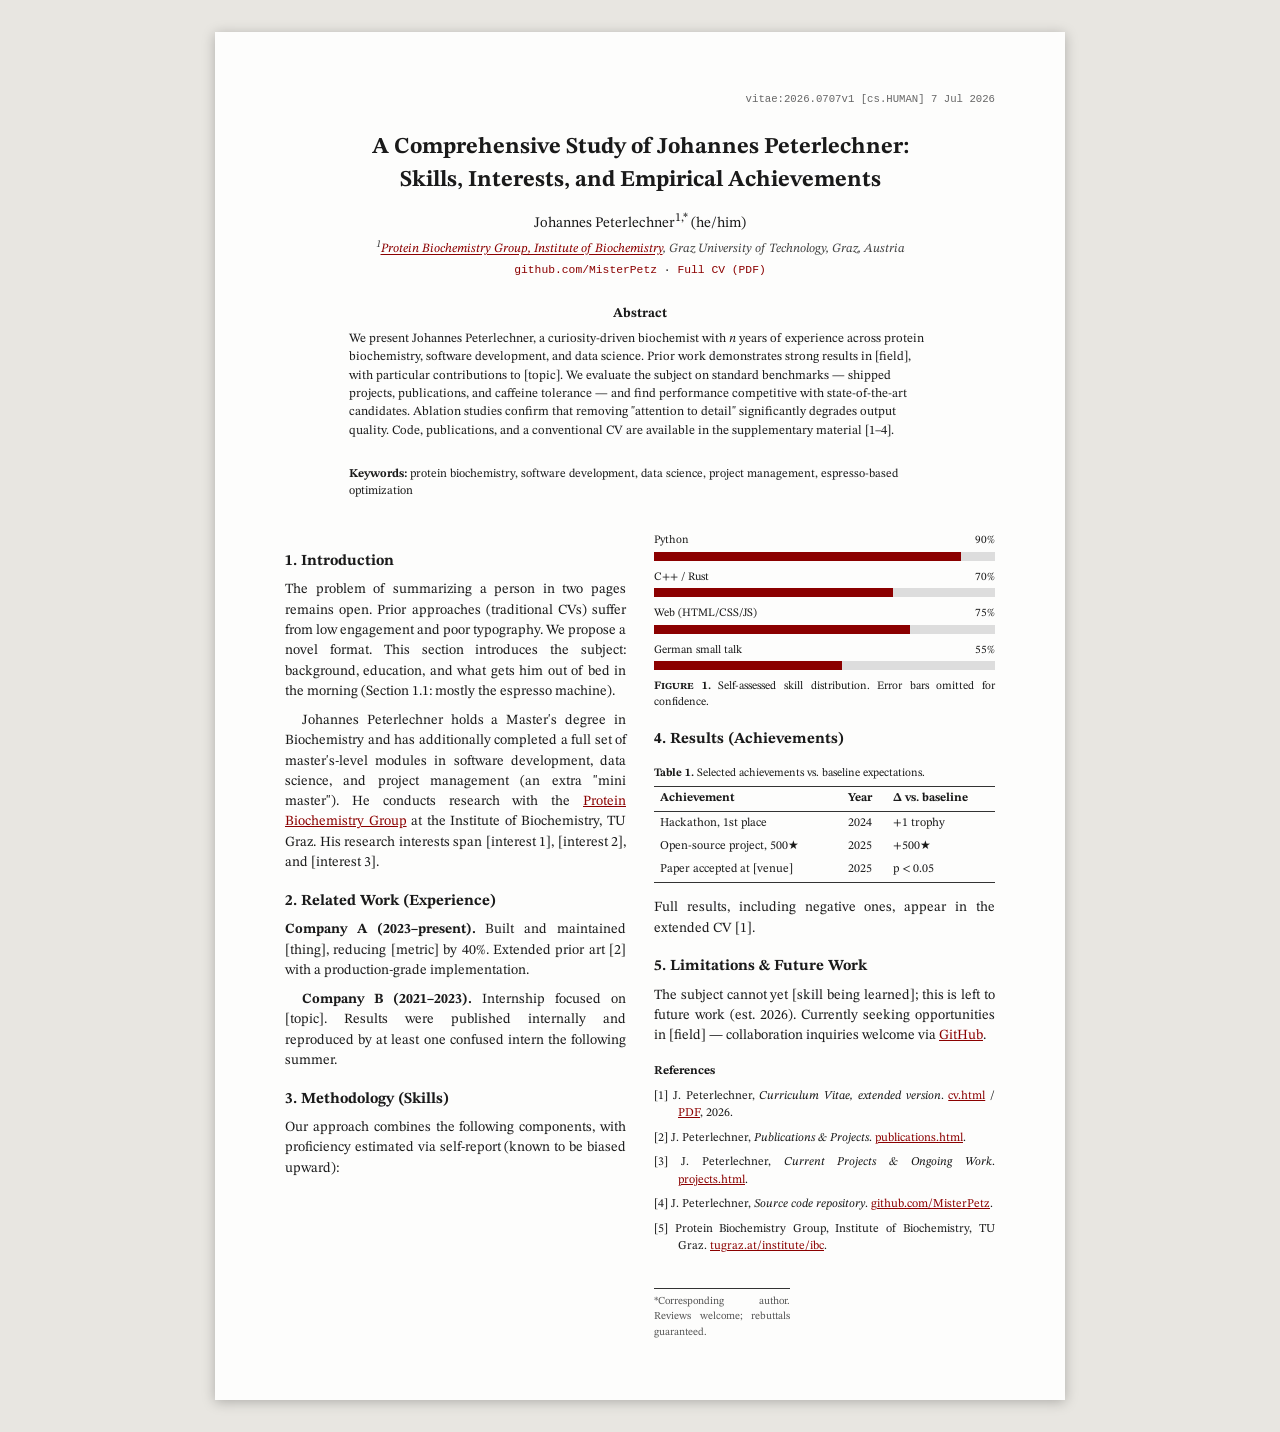
<file: index.html>
<!DOCTYPE html>
<html lang="en">
<head>
<meta charset="UTF-8">
<meta name="viewport" content="width=device-width, initial-scale=1.0">
<title>A Comprehensive Study of J. Peterlechner — Curriculum Vitae</title>
<link rel="preconnect" href="https://fonts.googleapis.com">
<link href="https://fonts.googleapis.com/css2?family=STIX+Two+Text:ital,wght@0,400;0,600;0,700;1,400&display=swap" rel="stylesheet">
<link rel="stylesheet" href="style.css">
</head>
<body>
<div class="paper">

  <div class="arxiv-tag">vitae:2026.0707v1 [cs.HUMAN] 7 Jul 2026</div>

  <h1 class="title">A Comprehensive Study of Johannes Peterlechner:<br>Skills, Interests, and Empirical Achievements</h1>

  <div class="authors">Johannes Peterlechner<sup>1,*</sup> (he/him)</div>
  <div class="affil"><sup>1</sup><a href="https://www.tugraz.at/institute/ibc/research/research-groups/protein-biochemistry">Protein Biochemistry Group, Institute of Biochemistry</a>, Graz University of Technology, Graz, Austria</div>
  <div class="contact">
    <a href="https://github.com/MisterPetz">github.com/MisterPetz</a> ·
    <a href="cv.html">Full CV (PDF)</a>
  </div>

  <div class="abstract">
    <div class="label">Abstract</div>
    <p>We present Johannes Peterlechner, a curiosity-driven biochemist with <i>n</i> years of experience across protein biochemistry, software development, and data science. Prior work demonstrates strong results in [field], with particular contributions to [topic]. We evaluate the subject on standard benchmarks — shipped projects, publications, and caffeine tolerance — and find performance competitive with state-of-the-art candidates. Ablation studies confirm that removing "attention to detail" significantly degrades output quality. Code, publications, and a conventional CV are available in the supplementary material [1–4].</p>
  </div>

  <div class="keywords"><b>Keywords:</b> protein biochemistry, software development, data science, project management, espresso-based optimization</div>

  <div class="body-cols">

    <h2>1. Introduction</h2>
    <p class="noindent">The problem of summarizing a person in two pages remains open. Prior approaches (traditional CVs) suffer from low engagement and poor typography. We propose a novel format. This section introduces the subject: background, education, and what gets him out of bed in the morning (Section 1.1: mostly the espresso machine).</p>
    <p>Johannes Peterlechner holds a Master's degree in Biochemistry and has additionally completed a full set of master's-level modules in software development, data science, and project management (an extra "mini master"). He conducts research with the <a href="https://www.tugraz.at/institute/ibc/research/research-groups/protein-biochemistry">Protein Biochemistry Group</a> at the Institute of Biochemistry, TU Graz. His research interests span [interest 1], [interest 2], and [interest 3].</p>

    <h2>2. Related Work (Experience)</h2>
    <p class="noindent"><b>Company A (2023–present).</b> Built and maintained [thing], reducing [metric] by 40%. Extended prior art [2] with a production-grade implementation.</p>
    <p><b>Company B (2021–2023).</b> Internship focused on [topic]. Results were published internally and reproduced by at least one confused intern the following summer.</p>

    <h2>3. Methodology (Skills)</h2>
    <p class="noindent">Our approach combines the following components, with proficiency estimated via self-report (known to be biased upward):</p>
    <figure>
      <div class="bar-label"><span>Python</span><span>90%</span></div>
      <div class="bar"><span style="width:90%"></span></div>
      <div class="bar-label"><span>C++ / Rust</span><span>70%</span></div>
      <div class="bar"><span style="width:70%"></span></div>
      <div class="bar-label"><span>Web (HTML/CSS/JS)</span><span>75%</span></div>
      <div class="bar"><span style="width:75%"></span></div>
      <div class="bar-label"><span>German small talk</span><span>55%</span></div>
      <div class="bar"><span style="width:55%"></span></div>
      <figcaption><b>Figure 1.</b> Self-assessed skill distribution. Error bars omitted for confidence.</figcaption>
    </figure>

    <h2>4. Results (Achievements)</h2>
    <figure>
      <table>
        <caption><b>Table 1.</b> Selected achievements vs. baseline expectations.</caption>
        <thead><tr><th>Achievement</th><th>Year</th><th>Δ vs. baseline</th></tr></thead>
        <tbody>
          <tr><td>Hackathon, 1st place</td><td>2024</td><td>+1 trophy</td></tr>
          <tr><td>Open-source project, 500★</td><td>2025</td><td>+500★</td></tr>
          <tr><td>Paper accepted at [venue]</td><td>2025</td><td>p &lt; 0.05</td></tr>
        </tbody>
      </table>
    </figure>
    <p class="noindent">Full results, including negative ones, appear in the extended CV [1].</p>

    <h2>5. Limitations &amp; Future Work</h2>
    <p class="noindent">The subject cannot yet [skill being learned]; this is left to future work (est. 2026). Currently seeking opportunities in [field] — collaboration inquiries welcome via <a href="https://github.com/MisterPetz">GitHub</a>.</p>

    <h2 class="references">References</h2>
    <div class="references">
      <ol>
        <li>J. Peterlechner, <i>Curriculum Vitae, extended version</i>. <a href="cv.html">cv.html</a> / <a href="cv.pdf">PDF</a>, 2026.</li>
        <li>J. Peterlechner, <i>Publications &amp; Projects</i>. <a href="publications.html">publications.html</a>.</li>
        <li>J. Peterlechner, <i>Current Projects &amp; Ongoing Work</i>. <a href="projects.html">projects.html</a>.</li>
        <li>J. Peterlechner, <i>Source code repository</i>. <a href="https://github.com/MisterPetz">github.com/MisterPetz</a>.</li>
        <li>Protein Biochemistry Group, Institute of Biochemistry, TU Graz. <a href="https://www.tugraz.at/institute/ibc/research/research-groups/protein-biochemistry">tugraz.at/institute/ibc</a>.</li>
      </ol>
    </div>

    <div class="footnote">*Corresponding author. Reviews welcome; rebuttals guaranteed.</div>
  </div>
</div>
</body>
</html>
</file>
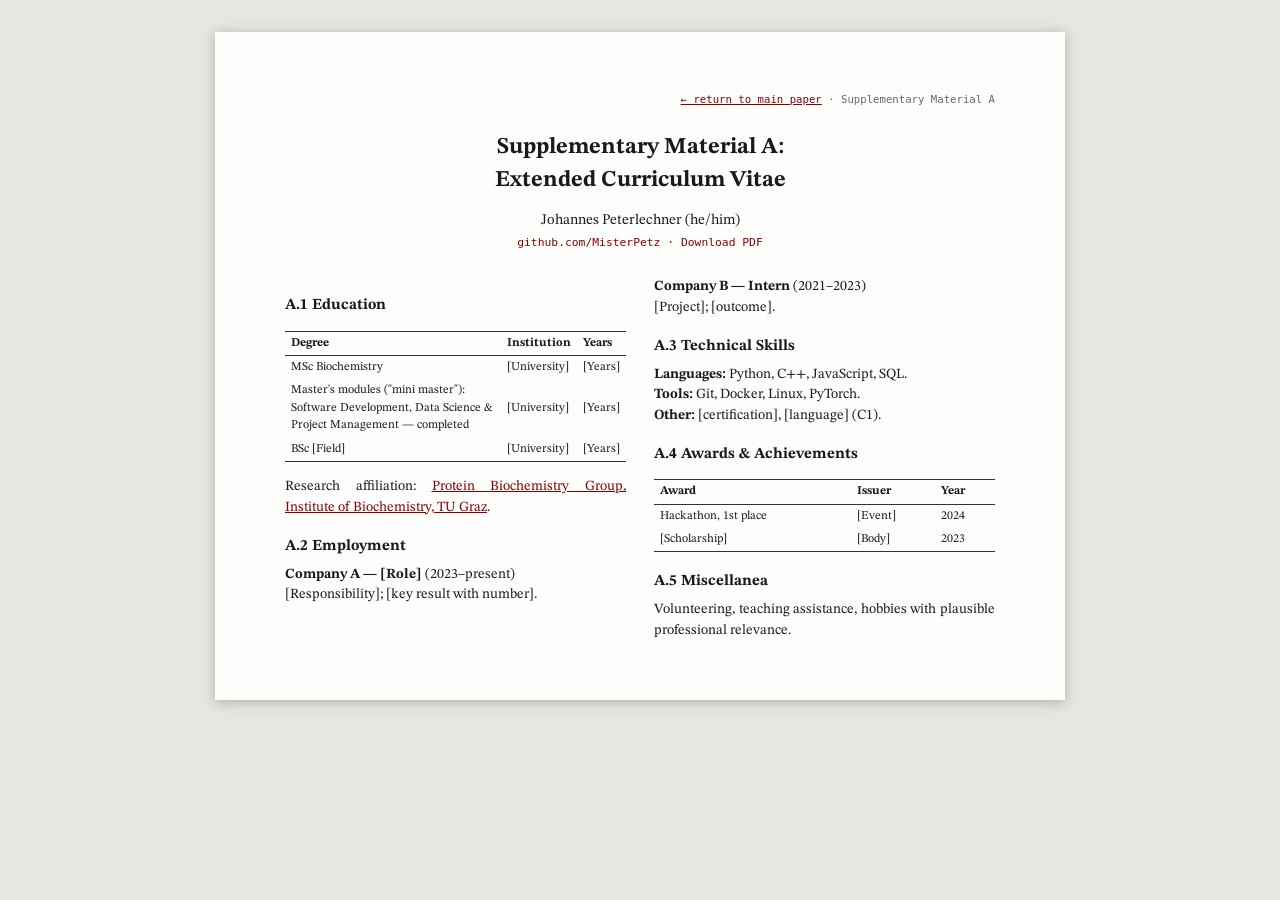
<file: cv.html>
<!DOCTYPE html>
<html lang="en">
<head>
<meta charset="UTF-8">
<meta name="viewport" content="width=device-width, initial-scale=1.0">
<title>Supplementary Material A — Curriculum Vitae</title>
<link rel="preconnect" href="https://fonts.googleapis.com">
<link href="https://fonts.googleapis.com/css2?family=STIX+Two+Text:ital,wght@0,400;0,600;0,700;1,400&display=swap" rel="stylesheet">
<link rel="stylesheet" href="style.css">
</head>
<body>
<div class="paper">

  <div class="arxiv-tag"><a href="index.html">← return to main paper</a> · Supplementary Material A</div>

  <h1 class="title">Supplementary Material A:<br>Extended Curriculum Vitae</h1>
  <div class="authors">Johannes Peterlechner (he/him)</div>
  <div class="contact">
    <a href="https://github.com/MisterPetz">github.com/MisterPetz</a> ·
    <a href="cv.pdf">Download PDF</a>
  </div>

  <div class="body-cols">

    <h2>A.1 Education</h2>
    <figure>
      <table>
        <thead><tr><th>Degree</th><th>Institution</th><th>Years</th></tr></thead>
        <tbody>
          <tr><td>MSc Biochemistry</td><td>[University]</td><td>[Years]</td></tr>
          <tr><td>Master's modules ("mini master"): Software Development, Data Science &amp; Project Management — completed</td><td>[University]</td><td>[Years]</td></tr>
          <tr><td>BSc [Field]</td><td>[University]</td><td>[Years]</td></tr>
        </tbody>
      </table>
    </figure>
    <p class="noindent">Research affiliation: <a href="https://www.tugraz.at/institute/ibc/research/research-groups/protein-biochemistry">Protein Biochemistry Group, Institute of Biochemistry, TU Graz</a>.</p>

    <h2>A.2 Employment</h2>
    <p class="noindent"><b>Company A — [Role]</b> (2023–present)<br>
    [Responsibility]; [key result with number].</p>
    <p class="noindent"><b>Company B — Intern</b> (2021–2023)<br>
    [Project]; [outcome].</p>

    <h2>A.3 Technical Skills</h2>
    <p class="noindent"><b>Languages:</b> Python, C++, JavaScript, SQL.<br>
    <b>Tools:</b> Git, Docker, Linux, PyTorch.<br>
    <b>Other:</b> [certification], [language] (C1).</p>

    <h2>A.4 Awards &amp; Achievements</h2>
    <figure>
      <table>
        <thead><tr><th>Award</th><th>Issuer</th><th>Year</th></tr></thead>
        <tbody>
          <tr><td>Hackathon, 1st place</td><td>[Event]</td><td>2024</td></tr>
          <tr><td>[Scholarship]</td><td>[Body]</td><td>2023</td></tr>
        </tbody>
      </table>
    </figure>

    <h2>A.5 Miscellanea</h2>
    <p class="noindent">Volunteering, teaching assistance, hobbies with plausible professional relevance.</p>

  </div>
</div>
</body>
</html>
</file>
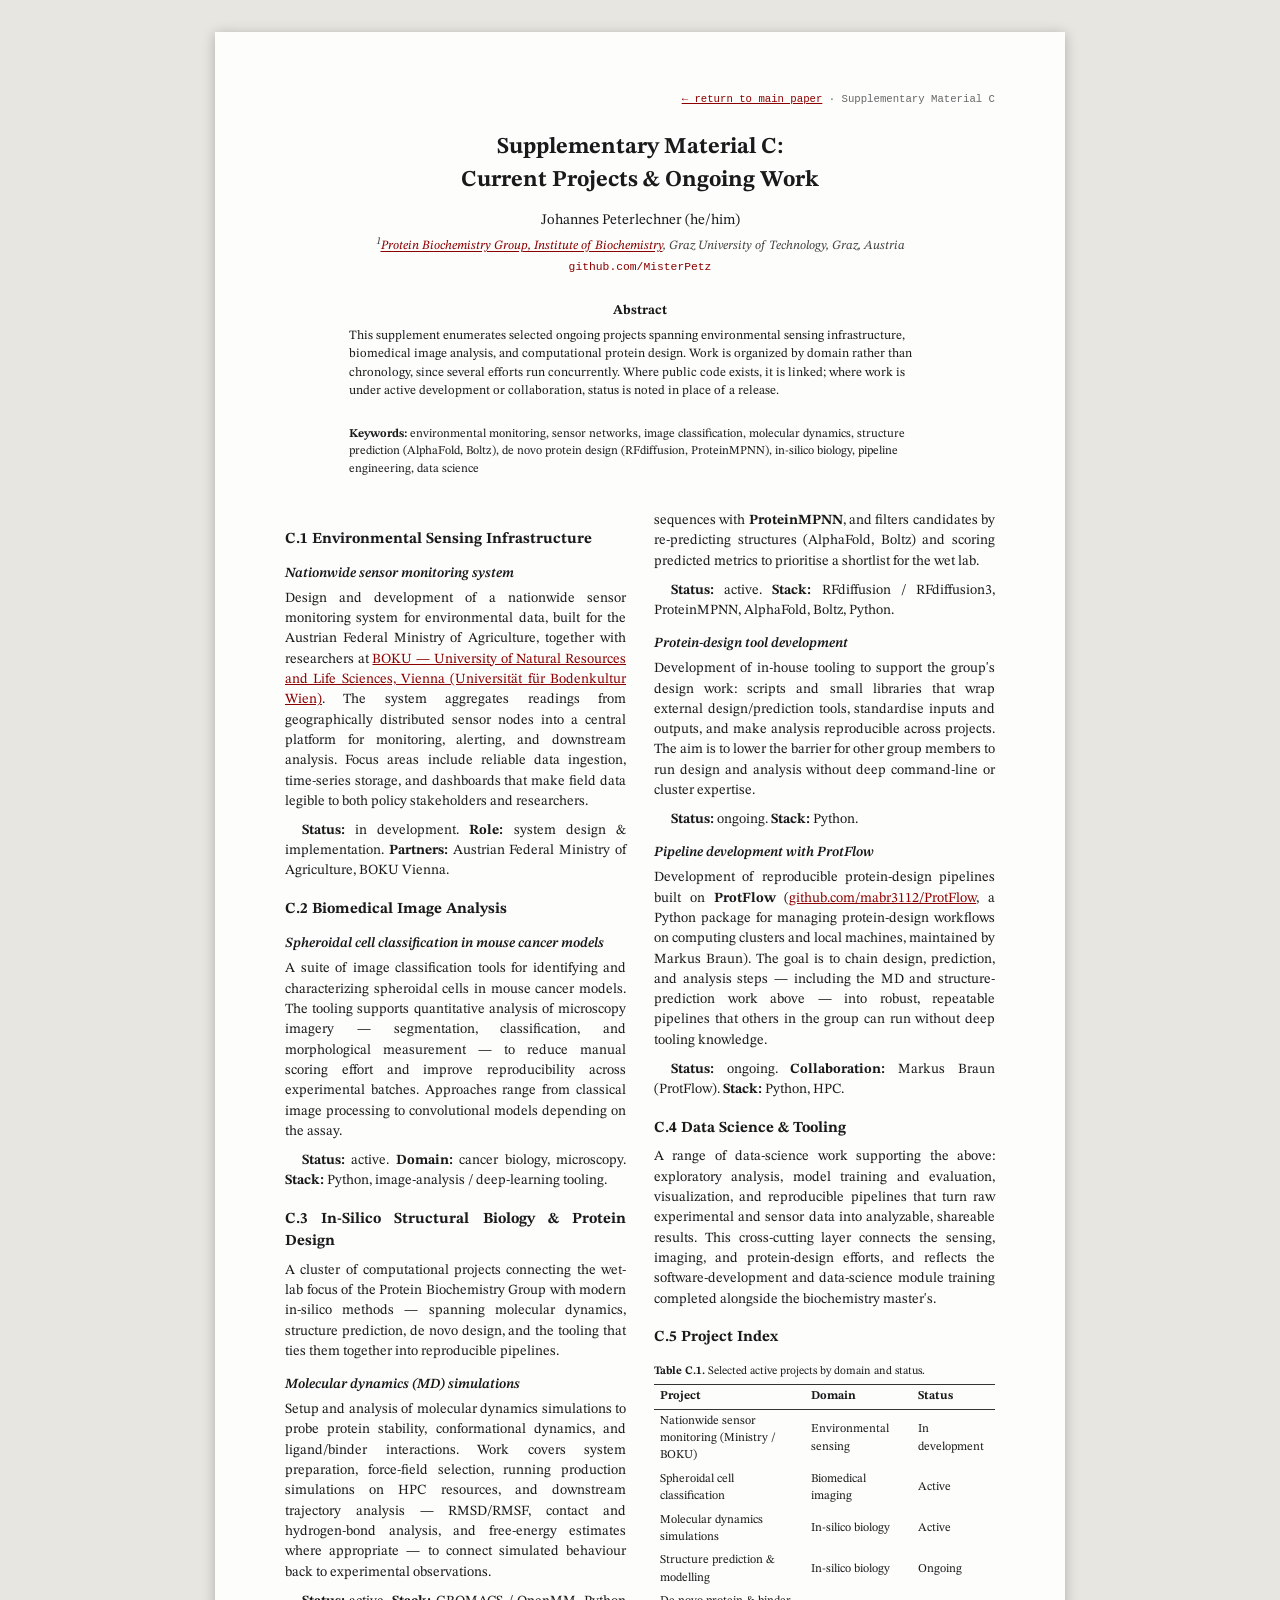
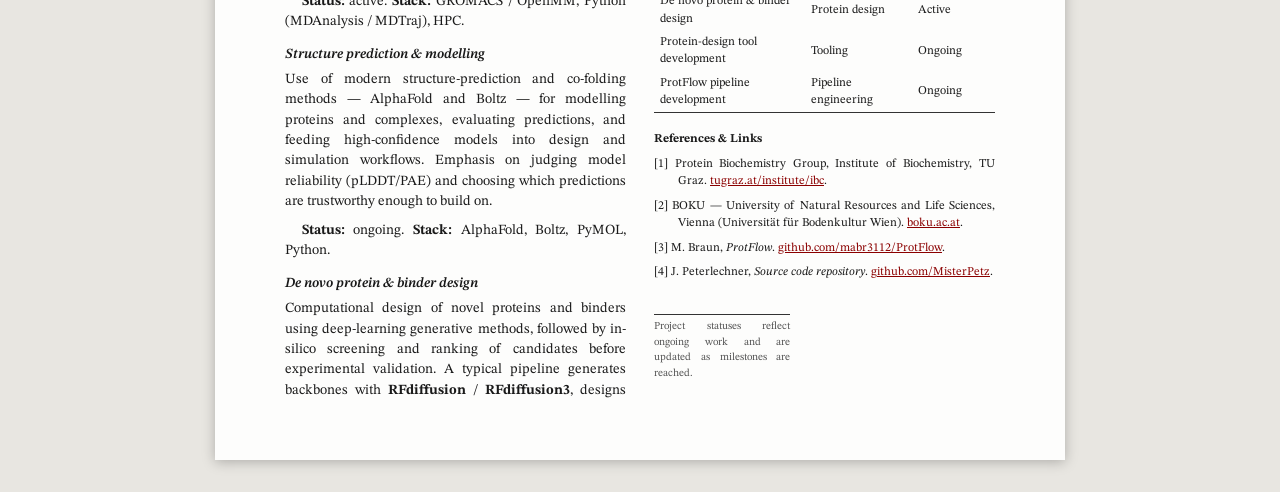
<file: projects.html>
<!DOCTYPE html>
<html lang="en">
<head>
<meta charset="UTF-8">
<meta name="viewport" content="width=device-width, initial-scale=1.0">
<title>Supplementary Material C — Current Projects</title>
<link rel="preconnect" href="https://fonts.googleapis.com">
<link href="https://fonts.googleapis.com/css2?family=STIX+Two+Text:ital,wght@0,400;0,600;0,700;1,400&display=swap" rel="stylesheet">
<link rel="stylesheet" href="style.css">
</head>
<body>
<div class="paper">

  <div class="arxiv-tag"><a href="index.html">← return to main paper</a> · Supplementary Material C</div>

  <h1 class="title">Supplementary Material C:<br>Current Projects &amp; Ongoing Work</h1>
  <div class="authors">Johannes Peterlechner (he/him)</div>
  <div class="affil"><sup>1</sup><a href="https://www.tugraz.at/institute/ibc/research/research-groups/protein-biochemistry">Protein Biochemistry Group, Institute of Biochemistry</a>, Graz University of Technology, Graz, Austria</div>
  <div class="contact">
    <a href="https://github.com/MisterPetz">github.com/MisterPetz</a>
  </div>

  <div class="abstract">
    <div class="label">Abstract</div>
    <p>This supplement enumerates selected ongoing projects spanning environmental sensing infrastructure, biomedical image analysis, and computational protein design. Work is organized by domain rather than chronology, since several efforts run concurrently. Where public code exists, it is linked; where work is under active development or collaboration, status is noted in place of a release.</p>
  </div>

  <div class="keywords"><b>Keywords:</b> environmental monitoring, sensor networks, image classification, molecular dynamics, structure prediction (AlphaFold, Boltz), de novo protein design (RFdiffusion, ProteinMPNN), in-silico biology, pipeline engineering, data science</div>

  <div class="body-cols">

    <h2>C.1 Environmental Sensing Infrastructure</h2>

    <h3>Nationwide sensor monitoring system</h3>
    <p class="noindent">Design and development of a nationwide sensor monitoring system for environmental data, built for the Austrian Federal Ministry of Agriculture, together with researchers at <a href="https://boku.ac.at/">BOKU — University of Natural Resources and Life Sciences, Vienna (Universität für Bodenkultur Wien)</a>. The system aggregates readings from geographically distributed sensor nodes into a central platform for monitoring, alerting, and downstream analysis. Focus areas include reliable data ingestion, time-series storage, and dashboards that make field data legible to both policy stakeholders and researchers.</p>
    <p><b>Status:</b> in development. <b>Role:</b> system design &amp; implementation. <b>Partners:</b> Austrian Federal Ministry of Agriculture, BOKU Vienna.</p>

    <h2>C.2 Biomedical Image Analysis</h2>

    <h3>Spheroidal cell classification in mouse cancer models</h3>
    <p class="noindent">A suite of image classification tools for identifying and characterizing spheroidal cells in mouse cancer models. The tooling supports quantitative analysis of microscopy imagery — segmentation, classification, and morphological measurement — to reduce manual scoring effort and improve reproducibility across experimental batches. Approaches range from classical image processing to convolutional models depending on the assay.</p>
    <p><b>Status:</b> active. <b>Domain:</b> cancer biology, microscopy. <b>Stack:</b> Python, image-analysis / deep-learning tooling.</p>

    <h2>C.3 In-Silico Structural Biology &amp; Protein Design</h2>
    <p class="noindent">A cluster of computational projects connecting the wet-lab focus of the Protein Biochemistry Group with modern in-silico methods — spanning molecular dynamics, structure prediction, de novo design, and the tooling that ties them together into reproducible pipelines.</p>

    <h3>Molecular dynamics (MD) simulations</h3>
    <p class="noindent">Setup and analysis of molecular dynamics simulations to probe protein stability, conformational dynamics, and ligand/binder interactions. Work covers system preparation, force-field selection, running production simulations on HPC resources, and downstream trajectory analysis — RMSD/RMSF, contact and hydrogen-bond analysis, and free-energy estimates where appropriate — to connect simulated behaviour back to experimental observations.</p>
    <p><b>Status:</b> active. <b>Stack:</b> GROMACS / OpenMM, Python (MDAnalysis / MDTraj), HPC.</p>

    <h3>Structure prediction &amp; modelling</h3>
    <p class="noindent">Use of modern structure-prediction and co-folding methods — AlphaFold and Boltz — for modelling proteins and complexes, evaluating predictions, and feeding high-confidence models into design and simulation workflows. Emphasis on judging model reliability (pLDDT/PAE) and choosing which predictions are trustworthy enough to build on.</p>
    <p><b>Status:</b> ongoing. <b>Stack:</b> AlphaFold, Boltz, PyMOL, Python.</p>

    <h3>De novo protein &amp; binder design</h3>
    <p class="noindent">Computational design of novel proteins and binders using deep-learning generative methods, followed by in-silico screening and ranking of candidates before experimental validation. A typical pipeline generates backbones with <b>RFdiffusion</b> / <b>RFdiffusion3</b>, designs sequences with <b>ProteinMPNN</b>, and filters candidates by re-predicting structures (AlphaFold, Boltz) and scoring predicted metrics to prioritise a shortlist for the wet lab.</p>
    <p><b>Status:</b> active. <b>Stack:</b> RFdiffusion / RFdiffusion3, ProteinMPNN, AlphaFold, Boltz, Python.</p>

    <h3>Protein-design tool development</h3>
    <p class="noindent">Development of in-house tooling to support the group's design work: scripts and small libraries that wrap external design/prediction tools, standardise inputs and outputs, and make analysis reproducible across projects. The aim is to lower the barrier for other group members to run design and analysis without deep command-line or cluster expertise.</p>
    <p><b>Status:</b> ongoing. <b>Stack:</b> Python.</p>

    <h3>Pipeline development with ProtFlow</h3>
    <p class="noindent">Development of reproducible protein-design pipelines built on <b>ProtFlow</b> (<a href="https://github.com/mabr3112/ProtFlow">github.com/mabr3112/ProtFlow</a>, a Python package for managing protein-design workflows on computing clusters and local machines, maintained by Markus Braun). The goal is to chain design, prediction, and analysis steps — including the MD and structure-prediction work above — into robust, repeatable pipelines that others in the group can run without deep tooling knowledge.</p>
    <p><b>Status:</b> ongoing. <b>Collaboration:</b> Markus Braun (ProtFlow). <b>Stack:</b> Python, HPC.</p>

    <h2>C.4 Data Science &amp; Tooling</h2>
    <p class="noindent">A range of data-science work supporting the above: exploratory analysis, model training and evaluation, visualization, and reproducible pipelines that turn raw experimental and sensor data into analyzable, shareable results. This cross-cutting layer connects the sensing, imaging, and protein-design efforts, and reflects the software-development and data-science module training completed alongside the biochemistry master's.</p>

    <h2>C.5 Project Index</h2>
    <figure>
      <table>
        <caption><b>Table C.1.</b> Selected active projects by domain and status.</caption>
        <thead><tr><th>Project</th><th>Domain</th><th>Status</th></tr></thead>
        <tbody>
          <tr><td>Nationwide sensor monitoring (Ministry / BOKU)</td><td>Environmental sensing</td><td>In development</td></tr>
          <tr><td>Spheroidal cell classification</td><td>Biomedical imaging</td><td>Active</td></tr>
          <tr><td>Molecular dynamics simulations</td><td>In-silico biology</td><td>Active</td></tr>
          <tr><td>Structure prediction &amp; modelling</td><td>In-silico biology</td><td>Ongoing</td></tr>
          <tr><td>De novo protein &amp; binder design</td><td>Protein design</td><td>Active</td></tr>
          <tr><td>Protein-design tool development</td><td>Tooling</td><td>Ongoing</td></tr>
          <tr><td>ProtFlow pipeline development</td><td>Pipeline engineering</td><td>Ongoing</td></tr>
        </tbody>
      </table>
    </figure>

    <h2 class="references">References &amp; Links</h2>
    <div class="references">
      <ol>
        <li>Protein Biochemistry Group, Institute of Biochemistry, TU Graz. <a href="https://www.tugraz.at/institute/ibc/research/research-groups/protein-biochemistry">tugraz.at/institute/ibc</a>.</li>
        <li>BOKU — University of Natural Resources and Life Sciences, Vienna (Universität für Bodenkultur Wien). <a href="https://boku.ac.at/">boku.ac.at</a>.</li>
        <li>M. Braun, <i>ProtFlow</i>. <a href="https://github.com/mabr3112/ProtFlow">github.com/mabr3112/ProtFlow</a>.</li>
        <li>J. Peterlechner, <i>Source code repository</i>. <a href="https://github.com/MisterPetz">github.com/MisterPetz</a>.</li>
      </ol>
    </div>

    <div class="footnote">Project statuses reflect ongoing work and are updated as milestones are reached.</div>
  </div>
</div>
</body>
</html>
</file>
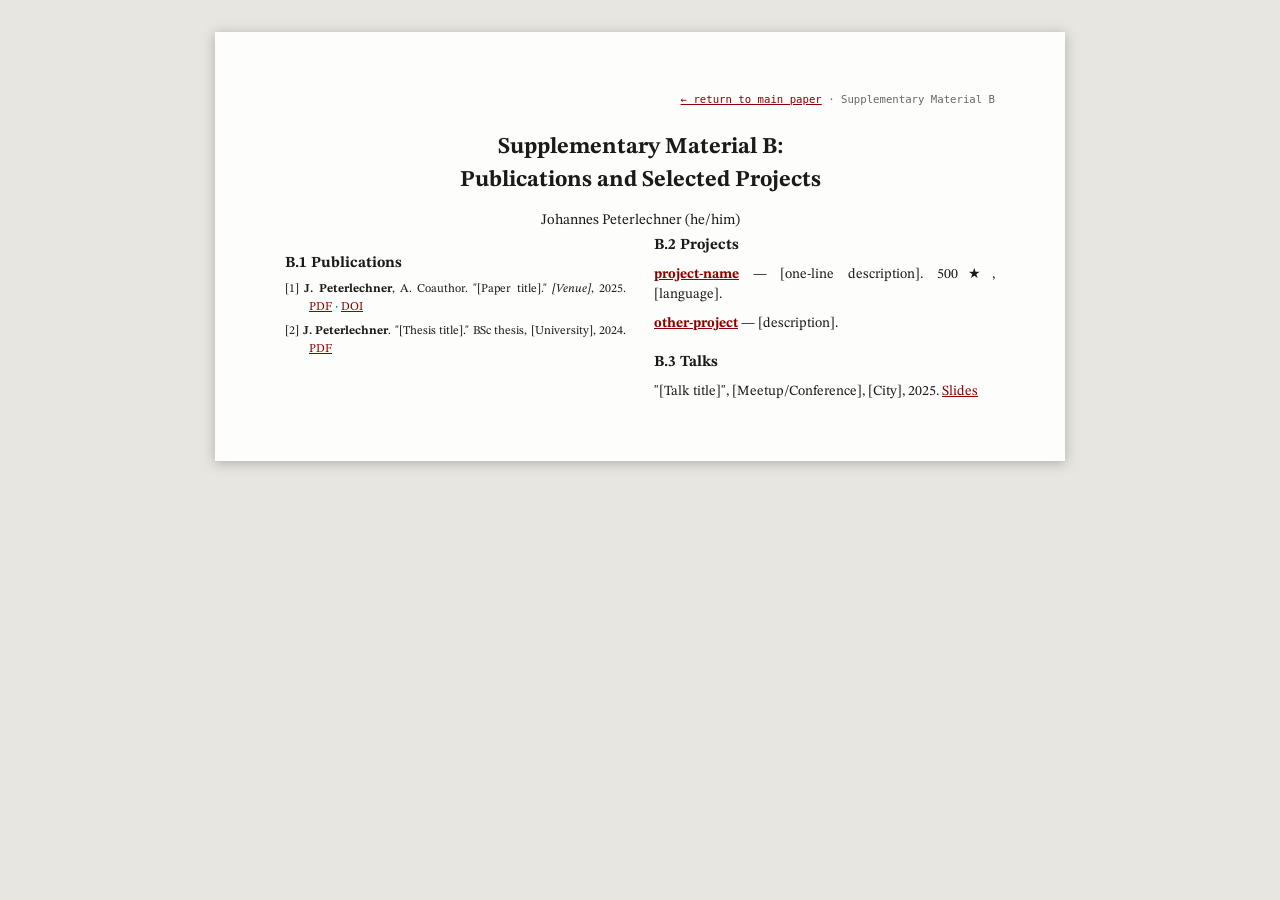
<file: publications.html>
<!DOCTYPE html>
<html lang="en">
<head>
<meta charset="UTF-8">
<meta name="viewport" content="width=device-width, initial-scale=1.0">
<title>Supplementary Material B — Publications &amp; Projects</title>
<link rel="preconnect" href="https://fonts.googleapis.com">
<link href="https://fonts.googleapis.com/css2?family=STIX+Two+Text:ital,wght@0,400;0,600;0,700;1,400&display=swap" rel="stylesheet">
<link rel="stylesheet" href="style.css">
</head>
<body>
<div class="paper">

  <div class="arxiv-tag"><a href="index.html">← return to main paper</a> · Supplementary Material B</div>

  <h1 class="title">Supplementary Material B:<br>Publications and Selected Projects</h1>
  <div class="authors">Johannes Peterlechner (he/him)</div>

  <div class="body-cols">

    <h2>B.1 Publications</h2>
    <div class="references">
      <ol>
        <li><b>J. Peterlechner</b>, A. Coauthor. "[Paper title]." <i>[Venue]</i>, 2025. <a href="#">PDF</a> · <a href="#">DOI</a></li>
        <li><b>J. Peterlechner</b>. "[Thesis title]." BSc thesis, [University], 2024. <a href="#">PDF</a></li>
      </ol>
    </div>

    <h2>B.2 Projects</h2>
    <p class="noindent"><b><a href="https://github.com/MisterPetz/project">project-name</a></b> — [one-line description]. 500★, [language].</p>
    <p class="noindent"><b><a href="https://github.com/MisterPetz/other">other-project</a></b> — [description].</p>

    <h2>B.3 Talks</h2>
    <p class="noindent">"[Talk title]", [Meetup/Conference], [City], 2025. <a href="#">Slides</a></p>

  </div>
</div>
</body>
</html>
</file>
<file: style.css>
:root {
--ink: #1a1a1a;
--accent: #8b0000;
--rule: #333;
}
* { margin: 0; padding: 0; box-sizing: border-box; }
body {
font-family: "STIX Two Text", "Times New Roman", serif;
color: var(--ink);
background: #e8e6e1;
line-height: 1.45;
font-size: 10.5pt;
}
.paper {
max-width: 850px;
margin: 2rem auto;
background: #fdfdfc;
padding: 60px 70px;
box-shadow: 0 2px 12px rgba(0,0,0,.25);
}
/* ---------- Header block ---------- */
.arxiv-tag {
font-family: monospace;
font-size: 8pt;
color: #666;
text-align: right;
margin-bottom: 1.5rem;
}
h1.title {
text-align: center;
font-size: 17pt;
font-weight: 700;
margin-bottom: .8rem;
}
.authors {
text-align: center;
font-size: 11pt;
margin-bottom: .2rem;
}
.affil {
text-align: center;
font-style: italic;
font-size: 9.5pt;
color: #444;
margin-bottom: .2rem;
}
.contact {
text-align: center;
font-family: monospace;
font-size: 8.5pt;
margin-bottom: 1.6rem;
}
.contact a { color: var(--accent); text-decoration: none; }
/* ---------- Abstract ---------- */
.abstract {
margin: 0 auto 1.6rem;
max-width: 82%;
font-size: 9.5pt;
}
.abstract .label {
text-align: center;
font-weight: 700;
font-size: 10pt;
margin-bottom: .4rem;
}
.keywords {
max-width: 82%;
margin: 0 auto 2rem;
font-size: 9pt;
}
/* ---------- Two-column body ---------- */
.body-cols {
column-count: 2;
column-gap: 28px;
text-align: justify;
hyphens: auto;
}
h2 {
font-size: 11.5pt;
margin: 1.1rem 0 .45rem;
break-after: avoid;
}
h3 {
font-size: 10.5pt;
font-style: italic;
font-weight: 600;
margin: .8rem 0 .3rem;
}
p { margin-bottom: .55rem; text-indent: 1.2em; }
p.noindent, .abstract p { text-indent: 0; }
a { color: var(--accent); }
/* ---------- Figure / table ---------- */
figure {
break-inside: avoid;
margin: .9rem 0;
text-align: center;
}
figcaption {
font-size: 8.5pt;
margin-top: .35rem;
text-align: justify;
}
figcaption b { font-variant: small-caps; }
table {
width: 100%;
border-collapse: collapse;
font-size: 9pt;
}
table caption {
font-size: 8.5pt;
caption-side: top;
margin-bottom: .3rem;
text-align: justify;
}
th, td { padding: 3px 6px; text-align: left; }
thead tr { border-top: 1.5px solid var(--rule); border-bottom: 1px solid var(--rule); }
tbody tr:last-child { border-bottom: 1.5px solid var(--rule); }
/* ---------- Skill bars styled as a chart ---------- */
.bar { background: #ddd; height: 9px; margin: 3px 0 8px; }
.bar > span { display: block; height: 100%; background: var(--accent); }
.bar-label { font-size: 8.5pt; display: flex; justify-content: space-between; }
/* ---------- References ---------- */
.references { font-size: 9pt; }
.references ol { list-style: none; counter-reset: ref; padding-left: 0; }
.references li {
counter-increment: ref;
padding-left: 2em;
text-indent: -2em;
margin-bottom: .45rem;
}
.references li::before { content: "[" counter(ref) "] "; }
/* ---------- Footer ---------- */
.footnote {
border-top: 1px solid var(--rule);
width: 40%;
margin-top: 2rem;
padding-top: .3rem;
font-size: 8pt;
color: #555;
}
@media (max-width: 700px) {
.paper { padding: 34px 24px; margin: 0; }
.body-cols { column-count: 1; }
.abstract, .keywords { max-width: 100%; }
}
@media print {
body { background: #fff; }
.paper { box-shadow: none; margin: 0; max-width: 100%; }
}
</file>
